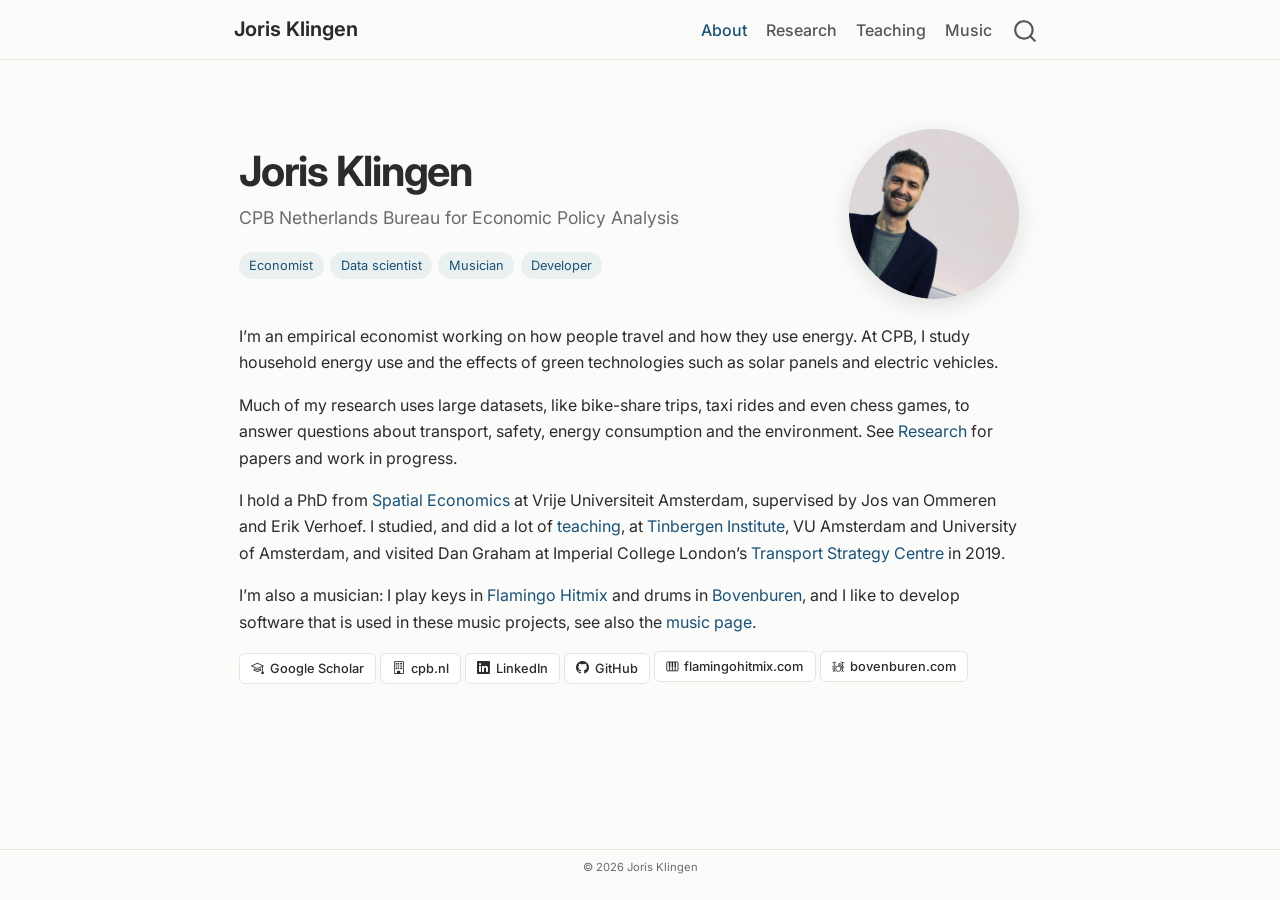
<file: index.html>
<!DOCTYPE html>
<html xmlns="http://www.w3.org/1999/xhtml" lang="en" xml:lang="en"><head>

<meta charset="utf-8">
<meta name="generator" content="quarto-1.10.18">

<meta name="viewport" content="width=device-width, initial-scale=1.0, user-scalable=yes">


<title>Joris Klingen</title>
<style>
/* Default styles provided by pandoc.
** See https://pandoc.org/MANUAL.html#variables-for-html for config info.
*/
span.smallcaps{font-variant: small-caps;}
div.columns{display: flex; gap: 1.5em;}
div.column{flex: auto;}
@media screen {
div.columns{gap: min(4vw, 1.5em);}
div.column{overflow-x: auto;}
}
div.hanging-indent{margin-left: 1.5em; text-indent: -1.5em;}
ul.task-list{list-style: none;}
ul.task-list li input[type="checkbox"] {
  width: 0.8em;
  margin: 0 0.8em 0.2em -1em; /* quarto-specific, see https://github.com/quarto-dev/quarto-cli/issues/4556 */ 
  vertical-align: middle;
}
</style>


<script src="site_libs/quarto-nav/quarto-nav.js"></script>
<script src="site_libs/quarto-nav/headroom.min.js"></script>
<script src="site_libs/clipboard/clipboard.min.js"></script>
<script src="site_libs/quarto-search/autocomplete.umd.js"></script>
<script src="site_libs/quarto-search/fuse.min.js"></script>
<script src="site_libs/quarto-search/quarto-search.js"></script>
<meta name="quarto:offset" content="./">
<script src="site_libs/quarto-html/quarto.js" type="module"></script>
<script src="site_libs/quarto-html/tabsets/tabsets.js" type="module"></script>
<script src="site_libs/quarto-html/popper.min.js"></script>
<script src="site_libs/quarto-html/tippy.umd.min.js"></script>
<link href="site_libs/quarto-html/tippy.css" rel="stylesheet">
<link href="site_libs/quarto-html/quarto-syntax-highlighting-64a204ab8560d761af7679ceaba22944.css" rel="stylesheet" id="quarto-text-highlighting-styles">
<script src="site_libs/bootstrap/bootstrap.min.js"></script>
<link href="site_libs/bootstrap/bootstrap-icons.css" rel="stylesheet">
<link href="site_libs/bootstrap/bootstrap-58a821e5b208cc4f98c4ccc5c65442f1.min.css" rel="stylesheet" append-hash="true" id="quarto-bootstrap" data-mode="light">
<script id="quarto-search-options" type="application/json">{
  "location": "navbar",
  "copy-button": false,
  "collapse-after": 3,
  "panel-placement": "end",
  "type": "overlay",
  "limit": 50,
  "keyboard-shortcut": [
    "f",
    "/",
    "s"
  ],
  "show-item-context": false,
  "language": {
    "search-no-results-text": "No results",
    "search-matching-documents-text": "matching documents",
    "search-copy-link-title": "Copy link to search",
    "search-hide-matches-text": "Hide additional matches",
    "search-more-match-text": "more match in this document",
    "search-more-matches-text": "more matches in this document",
    "search-clear-button-title": "Clear",
    "search-text-placeholder": "",
    "search-detached-cancel-button-title": "Cancel",
    "search-submit-button-title": "Submit",
    "search-label": "Search"
  }
}</script>
<style>html{ scroll-behavior: smooth; }</style>


</head>

<body class="nav-fixed fullcontent quarto-light">

<div id="quarto-search-results"></div>
  <header id="quarto-header" class="headroom fixed-top">
    <nav class="navbar navbar-expand-lg " data-bs-theme="dark">
      <div class="navbar-container container-fluid">
      <div class="navbar-brand-container mx-auto">
    <a class="navbar-brand" href="./index.html">
    <span class="navbar-title">Joris Klingen</span>
    </a>
  </div>
            <div id="quarto-search" class="" title="Search"></div>
          <button class="navbar-toggler" type="button" data-bs-toggle="collapse" data-bs-target="#navbarCollapse" aria-controls="navbarCollapse" role="menu" aria-expanded="false" aria-label="Toggle navigation" onclick="if (window.quartoToggleHeadroom) { window.quartoToggleHeadroom(); }">
  <span class="navbar-toggler-icon"></span>
</button>
          <div class="collapse navbar-collapse" id="navbarCollapse">
            <ul class="navbar-nav navbar-nav-scroll ms-auto">
  <li class="nav-item">
    <a class="nav-link active" href="./index.html" aria-current="page"> 
<span class="menu-text">About</span></a>
  </li>  
  <li class="nav-item">
    <a class="nav-link" href="./research.html"> 
<span class="menu-text">Research</span></a>
  </li>  
  <li class="nav-item">
    <a class="nav-link" href="./teaching.html"> 
<span class="menu-text">Teaching</span></a>
  </li>  
  <li class="nav-item">
    <a class="nav-link" href="./music.html"> 
<span class="menu-text">Music</span></a>
  </li>  
</ul>
          </div> <!-- /navcollapse -->
            <div class="quarto-navbar-tools">
</div>
      </div> <!-- /container-fluid -->
    </nav>
</header>
<!-- content -->
<div id="quarto-content" class="quarto-container page-columns page-rows-contents page-layout-article page-navbar">
<!-- sidebar -->
<!-- margin-sidebar -->
    
<!-- main -->
<main class="content" id="quarto-document-content"><header id="title-block-header" class="quarto-title-block"></header>




<div class="hero hero-grid">
<div class="hero-text">
<p class="name">
Joris Klingen
</p>
<p class="role">
CPB Netherlands Bureau for Economic Policy Analysis
</p>
<div class="chips">
<p><span>Economist</span><span>Data scientist</span><span>Musician</span><span>Developer</span></p>
</div>
</div>
<p><img src="images/joris.png" class="portrait" alt="Portrait of Joris Klingen"></p>
</div>
<p>I’m an empirical economist working on how people travel and how they use energy. At CPB, I study household energy use and the effects of green technologies such as solar panels and electric vehicles.</p>
<p>Much of my research uses large datasets, like bike-share trips, taxi rides and even chess games, to answer questions about transport, safety, energy consumption and the environment. See <a href="./research.html">Research</a> for papers and work in progress.</p>
<p>I hold a PhD from <a href="https://spatialeconomics.nl/">Spatial Economics</a> at Vrije Universiteit Amsterdam, supervised by Jos van Ommeren and Erik Verhoef. I studied, and did a lot of <a href="./teaching.html">teaching</a>, at <a href="https://www.tinbergen.nl">Tinbergen Institute</a>, VU Amsterdam and University of Amsterdam, and visited Dan Graham at Imperial College London’s <a href="https://www.imperial.ac.uk/transport-engineering/transport-strategy-centre/">Transport Strategy Centre</a> in 2019.</p>
<p>I’m also a musician: I play keys in <a href="https://flamingohitmix.com">Flamingo Hitmix</a> and drums in <a href="https://bovenburen.com">Bovenburen</a>, and I like to develop software that is used in these music projects, see also the <a href="./music.html">music page</a>.</p>
<div class="link-row">
<p><a href="https://scholar.google.co.uk/citations?user=lJSOTXcAAAAJ"><i class="bi bi-mortarboard"></i> Google Scholar</a> <a href="https://www.cpb.nl/medewerker/joris-klingen"><i class="bi bi-building"></i> cpb.nl</a> <a href="https://www.linkedin.com/in/joris-klingen-79664717/"><i class="bi bi-linkedin"></i> LinkedIn</a> <a href="https://github.com/joris-klingen"><i class="bi bi-github"></i> GitHub</a> <a href="https://flamingohitmix.com"><svg class="icon" viewbox="0 0 16 16" width="1em" height="1em" aria-hidden="true"><rect x="1" y="2.5" width="14" height="11" rx="1" fill="none" stroke="currentColor" stroke-width="1.2"></rect><path d="M4.5 9v4.5M8 9v4.5M11.5 9v4.5" stroke="currentColor" stroke-width="1.2"></path><path d="M3.6 2.5h1.8V9H3.6zM7.1 2.5h1.8V9H7.1zM10.6 2.5h1.8V9h-1.8z" fill="currentColor"></path></svg> flamingohitmix.com</a> <a href="https://bovenburen.com"><svg class="icon" viewbox="0 0 24 24" width="1em" height="1em" fill="none" stroke="currentColor" stroke-width="1.5" stroke-linecap="round" stroke-linejoin="round" aria-hidden="true"><mask id="drumkit-mask"><rect width="24" height="24" fill="white" stroke="none"></rect><circle cx="12" cy="16.5" r="5.9" fill="black" stroke="none"></circle><rect x="3.1" y="0" width="2.2" height="24" fill="black" stroke="none"></rect><rect x="18.7" y="0" width="2.2" height="24" fill="black" stroke="none"></rect></mask><g mask="url(#drumkit-mask)"><rect x="2" y="11" width="5.6" height="8" rx="1"></rect><rect x="16.4" y="12" width="5.6" height="3" rx="1"></rect></g><circle cx="12" cy="16.5" r="5"></circle><rect x="12.6" y="7.2" width="4.6" height="3.4" rx="1"></rect><path d="M1.5 5.2 7 4.2M17 4.2l5.5 1M4.2 4.8v14.8M19.8 4.8v14.8M4.2 19.6l-1.6 2M4.2 19.6l1.6 2M19.8 19.6l-1.6 2M19.8 19.6l1.6 2"></path></svg> bovenburen.com</a></p>
</div>



</main> <!-- /main -->
<script id="quarto-html-after-body" type="application/javascript">
  window.document.addEventListener("DOMContentLoaded", function (event) {
    const isCodeAnnotation = (el) => {
      for (const clz of el.classList) {
        if (clz.startsWith('code-annotation-')) {                     
          return true;
        }
      }
      return false;
    }
    const onCopySuccess = function(e) {
      // button target
      const button = e.trigger;
      // don't keep focus
      button.blur();
      // flash "checked"
      button.classList.add('code-copy-button-checked');
      var currentTitle = button.getAttribute("title");
      button.setAttribute("title", "Copied!");
      let tooltip;
      if (window.bootstrap) {
        button.setAttribute("data-bs-toggle", "tooltip");
        button.setAttribute("data-bs-placement", "left");
        button.setAttribute("data-bs-title", "Copied!");
        tooltip = new bootstrap.Tooltip(button, 
          { trigger: "manual", 
            customClass: "code-copy-button-tooltip",
            offset: [0, -8]});
        tooltip.show();    
      }
      setTimeout(function() {
        if (tooltip) {
          tooltip.hide();
          button.removeAttribute("data-bs-title");
          button.removeAttribute("data-bs-toggle");
          button.removeAttribute("data-bs-placement");
        }
        button.setAttribute("title", currentTitle);
        button.classList.remove('code-copy-button-checked');
      }, 1000);
      // clear code selection
      e.clearSelection();
    }
    const getTextToCopy = function(trigger) {
      const outerScaffold = trigger.parentElement.cloneNode(true);
      const codeEl = outerScaffold.querySelector('code');
      for (const childEl of codeEl.children) {
        if (isCodeAnnotation(childEl)) {
          childEl.remove();
        }
      }
      return codeEl.innerText;
    }
    const clipboard = new window.ClipboardJS('.code-copy-button:not([data-in-quarto-modal])', {
      text: getTextToCopy
    });
    clipboard.on('success', onCopySuccess);
    if (window.document.getElementById('quarto-embedded-source-code-modal')) {
      const clipboardModal = new window.ClipboardJS('.code-copy-button[data-in-quarto-modal]', {
        text: getTextToCopy,
        container: window.document.getElementById('quarto-embedded-source-code-modal')
      });
      clipboardModal.on('success', onCopySuccess);
    }
      var localhostRegex = new RegExp(/^(?:http|https):\/\/localhost\:?[0-9]*\//);
      var mailtoRegex = new RegExp(/^mailto:/);
        var filterRegex = new RegExp("https:\/\/jorisklingen\.nl");
      var isInternal = (href) => {
          return filterRegex.test(href) || localhostRegex.test(href) || mailtoRegex.test(href);
      }
      // Inspect non-navigation links and adorn them if external
     var links = window.document.querySelectorAll('a[href]:not(.nav-link):not(.navbar-brand):not(.toc-action):not(.sidebar-link):not(.sidebar-item-toggle):not(.pagination-link):not(.no-external):not([aria-hidden]):not(.dropdown-item):not(.quarto-navigation-tool):not(.about-link)');
      for (var i=0; i<links.length; i++) {
        const link = links[i];
        if (!isInternal(link.href)) {
          // undo the damage that might have been done by quarto-nav.js in the case of
          // links that we want to consider external
          if (link.dataset.originalHref !== undefined) {
            link.href = link.dataset.originalHref;
          }
            // target, if specified
            link.setAttribute("target", "_blank");
            if (link.getAttribute("rel") === null) {
              link.setAttribute("rel", "noopener");
            }
        }
      }
    function tippyHover(el, contentFn, onTriggerFn, onUntriggerFn) {
      const config = {
        allowHTML: true,
        maxWidth: 500,
        delay: 100,
        arrow: false,
        appendTo: function(el) {
            return el.parentElement;
        },
        interactive: true,
        interactiveBorder: 10,
        theme: 'quarto',
        placement: 'bottom-start',
      };
      if (contentFn) {
        config.content = contentFn;
      }
      if (onTriggerFn) {
        config.onTrigger = onTriggerFn;
      }
      if (onUntriggerFn) {
        config.onUntrigger = onUntriggerFn;
      }
      window.tippy(el, config); 
    }
    const noterefs = window.document.querySelectorAll('a[role="doc-noteref"]');
    for (var i=0; i<noterefs.length; i++) {
      const ref = noterefs[i];
      tippyHover(ref, function() {
        // use id or data attribute instead here
        let href = ref.getAttribute('data-footnote-href') || ref.getAttribute('href');
        try { href = new URL(href).hash; } catch {}
        const id = href.replace(/^#\/?/, "");
        const note = window.document.getElementById(id);
        if (note) {
          return note.innerHTML;
        } else {
          return "";
        }
      });
    }
    const xrefs = window.document.querySelectorAll('a.quarto-xref');
    const processXRef = (id, note) => {
      // Strip column container classes
      const stripColumnClz = (el) => {
        el.classList.remove("page-full", "page-columns");
        if (el.children) {
          for (const child of el.children) {
            stripColumnClz(child);
          }
        }
      }
      stripColumnClz(note)
      if (id === null || id.startsWith('sec-')) {
        // Special case sections, only their first couple elements
        const container = document.createElement("div");
        if (note.children && note.children.length > 2) {
          container.appendChild(note.children[0].cloneNode(true));
          for (let i = 1; i < note.children.length; i++) {
            const child = note.children[i];
            if (child.tagName === "P" && child.innerText === "") {
              continue;
            } else {
              container.appendChild(child.cloneNode(true));
              break;
            }
          }
          if (window.Quarto?.typesetMath) {
            window.Quarto.typesetMath(container);
          }
          return container.innerHTML
        } else {
          if (window.Quarto?.typesetMath) {
            window.Quarto.typesetMath(note);
          }
          return note.innerHTML;
        }
      } else {
        // Remove any anchor links if they are present
        const anchorLink = note.querySelector('a.anchorjs-link');
        if (anchorLink) {
          anchorLink.remove();
        }
        if (window.Quarto?.typesetMath) {
          window.Quarto.typesetMath(note);
        }
        if (note.classList.contains("callout")) {
          return note.outerHTML;
        } else {
          return note.innerHTML;
        }
      }
    }
    for (var i=0; i<xrefs.length; i++) {
      const xref = xrefs[i];
      tippyHover(xref, undefined, function(instance) {
        instance.disable();
        let url = xref.getAttribute('href');
        let hash = undefined; 
        if (url.startsWith('#')) {
          hash = url;
        } else {
          try { hash = new URL(url).hash; } catch {}
        }
        if (hash) {
          const id = hash.replace(/^#\/?/, "");
          const note = window.document.getElementById(id);
          if (note !== null) {
            try {
              const html = processXRef(id, note.cloneNode(true));
              instance.setContent(html);
            } finally {
              instance.enable();
              instance.show();
            }
          } else {
            // See if we can fetch this
            fetch(url.split('#')[0])
            .then(res => res.text())
            .then(html => {
              const parser = new DOMParser();
              const htmlDoc = parser.parseFromString(html, "text/html");
              const note = htmlDoc.getElementById(id);
              if (note !== null) {
                const html = processXRef(id, note);
                instance.setContent(html);
              } 
            }).finally(() => {
              instance.enable();
              instance.show();
            });
          }
        } else {
          // See if we can fetch a full url (with no hash to target)
          // This is a special case and we should probably do some content thinning / targeting
          fetch(url)
          .then(res => res.text())
          .then(html => {
            const parser = new DOMParser();
            const htmlDoc = parser.parseFromString(html, "text/html");
            const note = htmlDoc.querySelector('main.content');
            if (note !== null) {
              // This should only happen for chapter cross references
              // (since there is no id in the URL)
              // remove the first header
              if (note.children.length > 0 && note.children[0].tagName === "HEADER") {
                note.children[0].remove();
              }
              const html = processXRef(null, note);
              instance.setContent(html);
            } 
          }).finally(() => {
            instance.enable();
            instance.show();
          });
        }
      }, function(instance) {
      });
    }
        let selectedAnnoteEl;
        const selectorForAnnotation = ( cell, annotation) => {
          let cellAttr = 'data-code-cell="' + cell + '"';
          let lineAttr = 'data-code-annotation="' +  annotation + '"';
          const selector = 'span[' + cellAttr + '][' + lineAttr + ']';
          return selector;
        }
        const selectCodeLines = (annoteEl) => {
          const doc = window.document;
          const targetCell = annoteEl.getAttribute("data-target-cell");
          const targetAnnotation = annoteEl.getAttribute("data-target-annotation");
          const annoteSpan = window.document.querySelector(selectorForAnnotation(targetCell, targetAnnotation));
          const lines = annoteSpan.getAttribute("data-code-lines").split(",");
          const lineIds = lines.map((line) => {
            return targetCell + "-" + line;
          })
          let top = null;
          let height = null;
          let parent = null;
          if (lineIds.length > 0) {
              //compute the position of the single el (top and bottom and make a div)
              const el = window.document.getElementById(lineIds[0]);
              top = el.offsetTop;
              height = el.offsetHeight;
              parent = el.parentElement.parentElement;
            if (lineIds.length > 1) {
              const lastEl = window.document.getElementById(lineIds[lineIds.length - 1]);
              const bottom = lastEl.offsetTop + lastEl.offsetHeight;
              height = bottom - top;
            }
            if (top !== null && height !== null && parent !== null) {
              // cook up a div (if necessary) and position it 
              let div = window.document.getElementById("code-annotation-line-highlight");
              if (div === null) {
                div = window.document.createElement("div");
                div.setAttribute("id", "code-annotation-line-highlight");
                div.style.position = 'absolute';
                parent.appendChild(div);
              }
              div.style.top = top - 2 + "px";
              div.style.height = height + 4 + "px";
              div.style.left = 0;
              let gutterDiv = window.document.getElementById("code-annotation-line-highlight-gutter");
              if (gutterDiv === null) {
                gutterDiv = window.document.createElement("div");
                gutterDiv.setAttribute("id", "code-annotation-line-highlight-gutter");
                gutterDiv.style.position = 'absolute';
                const codeCell = window.document.getElementById(targetCell);
                const gutter = codeCell.querySelector('.code-annotation-gutter');
                gutter.appendChild(gutterDiv);
              }
              gutterDiv.style.top = top - 2 + "px";
              gutterDiv.style.height = height + 4 + "px";
            }
            selectedAnnoteEl = annoteEl;
          }
        };
        const unselectCodeLines = () => {
          const elementsIds = ["code-annotation-line-highlight", "code-annotation-line-highlight-gutter"];
          elementsIds.forEach((elId) => {
            const div = window.document.getElementById(elId);
            if (div) {
              div.remove();
            }
          });
          selectedAnnoteEl = undefined;
        };
          // Handle positioning of the toggle
      window.addEventListener(
        "resize",
        throttle(() => {
          elRect = undefined;
          if (selectedAnnoteEl) {
            selectCodeLines(selectedAnnoteEl);
          }
        }, 10)
      );
      function throttle(fn, ms) {
      let throttle = false;
      let timer;
        return (...args) => {
          if(!throttle) { // first call gets through
              fn.apply(this, args);
              throttle = true;
          } else { // all the others get throttled
              if(timer) clearTimeout(timer); // cancel #2
              timer = setTimeout(() => {
                fn.apply(this, args);
                timer = throttle = false;
              }, ms);
          }
        };
      }
        // Attach click handler to the DT
        const annoteDls = window.document.querySelectorAll('dt[data-target-cell]');
        for (const annoteDlNode of annoteDls) {
          annoteDlNode.addEventListener('click', (event) => {
            const clickedEl = event.target;
            if (clickedEl !== selectedAnnoteEl) {
              unselectCodeLines();
              const activeEl = window.document.querySelector('dt[data-target-cell].code-annotation-active');
              if (activeEl) {
                activeEl.classList.remove('code-annotation-active');
              }
              selectCodeLines(clickedEl);
              clickedEl.classList.add('code-annotation-active');
            } else {
              // Unselect the line
              unselectCodeLines();
              clickedEl.classList.remove('code-annotation-active');
            }
          });
        }
    const findCites = (el) => {
      const parentEl = el.parentElement;
      if (parentEl) {
        const cites = parentEl.dataset.cites;
        if (cites) {
          return {
            el,
            cites: cites.split(' ')
          };
        } else {
          return findCites(el.parentElement)
        }
      } else {
        return undefined;
      }
    };
    var bibliorefs = window.document.querySelectorAll('a[role="doc-biblioref"]');
    for (var i=0; i<bibliorefs.length; i++) {
      const ref = bibliorefs[i];
      const citeInfo = findCites(ref);
      if (citeInfo) {
        tippyHover(citeInfo.el, function() {
          var popup = window.document.createElement('div');
          citeInfo.cites.forEach(function(cite) {
            var citeDiv = window.document.createElement('div');
            citeDiv.classList.add('hanging-indent');
            citeDiv.classList.add('csl-entry');
            var biblioDiv = window.document.getElementById('ref-' + cite);
            if (biblioDiv) {
              citeDiv.innerHTML = biblioDiv.innerHTML;
            }
            popup.appendChild(citeDiv);
          });
          return popup.innerHTML;
        });
      }
    }
  });
  </script>
</div> <!-- /content -->
<footer class="footer">
  <div class="nav-footer">
    <div class="nav-footer-left">
      &nbsp;
    </div>   
    <div class="nav-footer-center">
<p>© 2026 Joris Klingen</p>
</div>
    <div class="nav-footer-right">
      &nbsp;
    </div>
  </div>
</footer>




<script src="site_libs/quarto-html/zenscroll-min.js"></script>
</body></html>
</file>
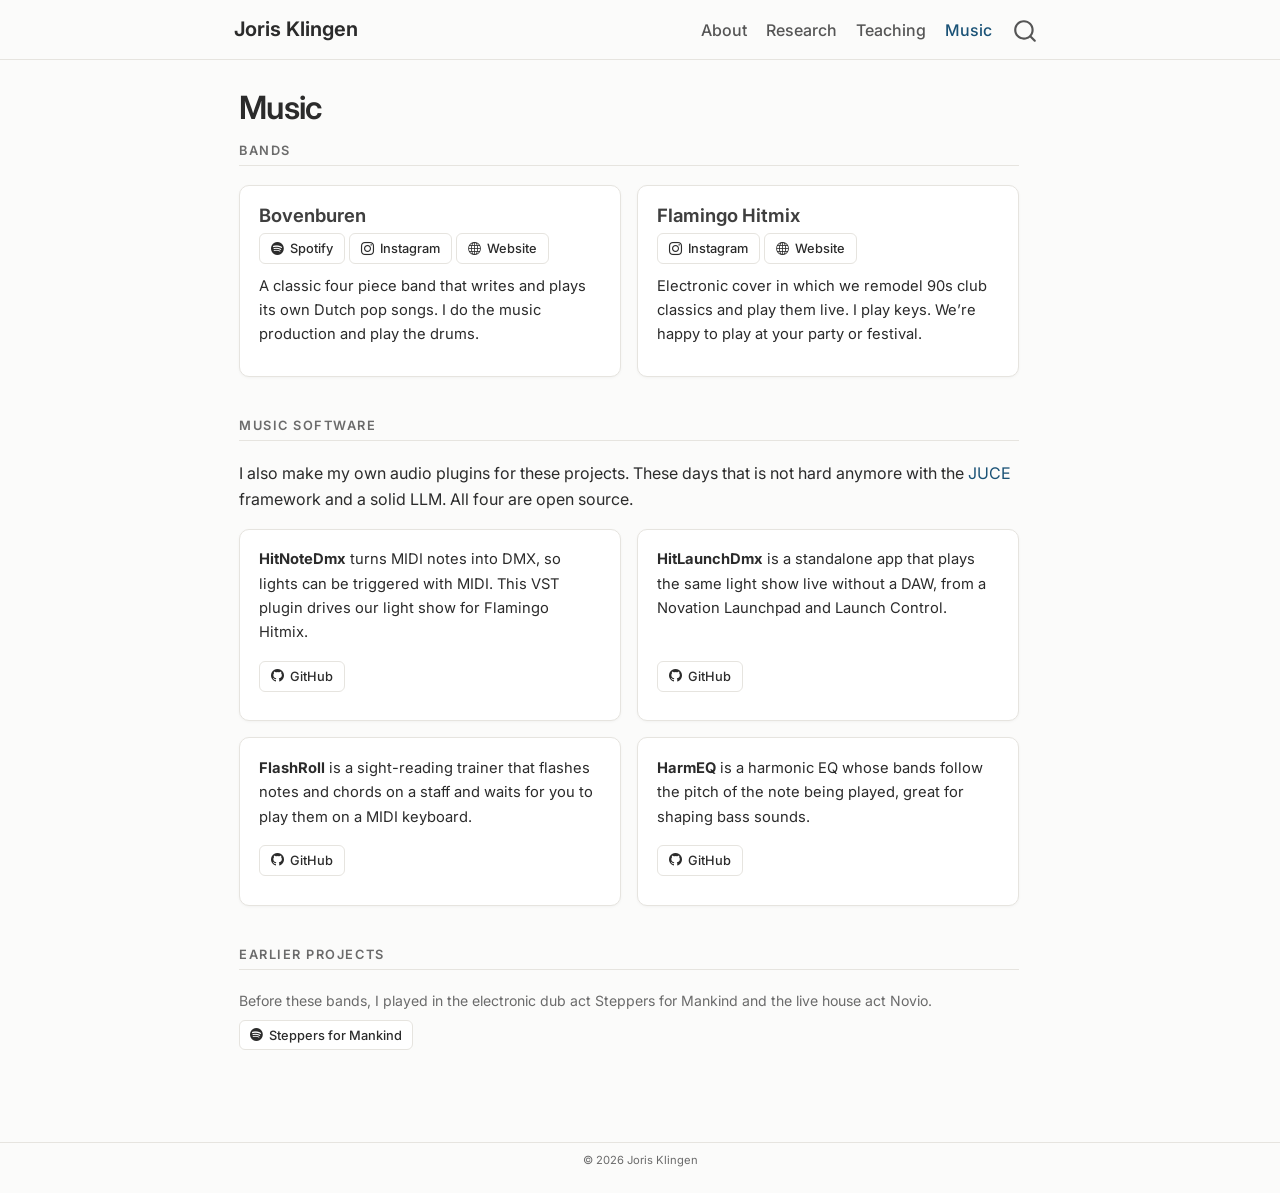
<file: music.html>
<!DOCTYPE html>
<html xmlns="http://www.w3.org/1999/xhtml" lang="en" xml:lang="en"><head>

<meta charset="utf-8">
<meta name="generator" content="quarto-1.10.18">

<meta name="viewport" content="width=device-width, initial-scale=1.0, user-scalable=yes">


<title>Music – Joris Klingen</title>
<style>
/* Default styles provided by pandoc.
** See https://pandoc.org/MANUAL.html#variables-for-html for config info.
*/
span.smallcaps{font-variant: small-caps;}
div.columns{display: flex; gap: 1.5em;}
div.column{flex: auto;}
@media screen {
div.columns{gap: min(4vw, 1.5em);}
div.column{overflow-x: auto;}
}
div.hanging-indent{margin-left: 1.5em; text-indent: -1.5em;}
ul.task-list{list-style: none;}
ul.task-list li input[type="checkbox"] {
  width: 0.8em;
  margin: 0 0.8em 0.2em -1em; /* quarto-specific, see https://github.com/quarto-dev/quarto-cli/issues/4556 */ 
  vertical-align: middle;
}
</style>


<script src="site_libs/quarto-nav/quarto-nav.js"></script>
<script src="site_libs/quarto-nav/headroom.min.js"></script>
<script src="site_libs/clipboard/clipboard.min.js"></script>
<script src="site_libs/quarto-search/autocomplete.umd.js"></script>
<script src="site_libs/quarto-search/fuse.min.js"></script>
<script src="site_libs/quarto-search/quarto-search.js"></script>
<meta name="quarto:offset" content="./">
<script src="site_libs/quarto-html/quarto.js" type="module"></script>
<script src="site_libs/quarto-html/tabsets/tabsets.js" type="module"></script>
<script src="site_libs/quarto-html/popper.min.js"></script>
<script src="site_libs/quarto-html/tippy.umd.min.js"></script>
<link href="site_libs/quarto-html/tippy.css" rel="stylesheet">
<link href="site_libs/quarto-html/quarto-syntax-highlighting-64a204ab8560d761af7679ceaba22944.css" rel="stylesheet" id="quarto-text-highlighting-styles">
<script src="site_libs/bootstrap/bootstrap.min.js"></script>
<link href="site_libs/bootstrap/bootstrap-icons.css" rel="stylesheet">
<link href="site_libs/bootstrap/bootstrap-58a821e5b208cc4f98c4ccc5c65442f1.min.css" rel="stylesheet" append-hash="true" id="quarto-bootstrap" data-mode="light">
<script id="quarto-search-options" type="application/json">{
  "location": "navbar",
  "copy-button": false,
  "collapse-after": 3,
  "panel-placement": "end",
  "type": "overlay",
  "limit": 50,
  "keyboard-shortcut": [
    "f",
    "/",
    "s"
  ],
  "show-item-context": false,
  "language": {
    "search-no-results-text": "No results",
    "search-matching-documents-text": "matching documents",
    "search-copy-link-title": "Copy link to search",
    "search-hide-matches-text": "Hide additional matches",
    "search-more-match-text": "more match in this document",
    "search-more-matches-text": "more matches in this document",
    "search-clear-button-title": "Clear",
    "search-text-placeholder": "",
    "search-detached-cancel-button-title": "Cancel",
    "search-submit-button-title": "Submit",
    "search-label": "Search"
  }
}</script>
<style>html{ scroll-behavior: smooth; }</style>


</head>

<body class="nav-fixed fullcontent quarto-light">

<div id="quarto-search-results"></div>
  <header id="quarto-header" class="headroom fixed-top">
    <nav class="navbar navbar-expand-lg " data-bs-theme="dark">
      <div class="navbar-container container-fluid">
      <div class="navbar-brand-container mx-auto">
    <a class="navbar-brand" href="./index.html">
    <span class="navbar-title">Joris Klingen</span>
    </a>
  </div>
            <div id="quarto-search" class="" title="Search"></div>
          <button class="navbar-toggler" type="button" data-bs-toggle="collapse" data-bs-target="#navbarCollapse" aria-controls="navbarCollapse" role="menu" aria-expanded="false" aria-label="Toggle navigation" onclick="if (window.quartoToggleHeadroom) { window.quartoToggleHeadroom(); }">
  <span class="navbar-toggler-icon"></span>
</button>
          <div class="collapse navbar-collapse" id="navbarCollapse">
            <ul class="navbar-nav navbar-nav-scroll ms-auto">
  <li class="nav-item">
    <a class="nav-link" href="./index.html"> 
<span class="menu-text">About</span></a>
  </li>  
  <li class="nav-item">
    <a class="nav-link" href="./research.html"> 
<span class="menu-text">Research</span></a>
  </li>  
  <li class="nav-item">
    <a class="nav-link" href="./teaching.html"> 
<span class="menu-text">Teaching</span></a>
  </li>  
  <li class="nav-item">
    <a class="nav-link active" href="./music.html" aria-current="page"> 
<span class="menu-text">Music</span></a>
  </li>  
</ul>
          </div> <!-- /navcollapse -->
            <div class="quarto-navbar-tools">
</div>
      </div> <!-- /container-fluid -->
    </nav>
</header>
<!-- content -->
<div id="quarto-content" class="quarto-container page-columns page-rows-contents page-layout-article page-navbar">
<!-- sidebar -->
<!-- margin-sidebar -->
    
<!-- main -->
<main class="content" id="quarto-document-content">

<header id="title-block-header" class="quarto-title-block default">
<div class="quarto-title">
<h1 class="title">Music</h1>
</div>



<div class="quarto-title-meta">

    
  
    
  </div>
  


</header>


<section id="bands" class="level2">
<h2 data-anchor-id="bands">Bands</h2>
<div class="card-grid">
<section id="bovenburen" class="level3 music-card band-card">
<h3 data-anchor-id="bovenburen">Bovenburen</h3>
<div class="link-row">
<p><a href="https://open.spotify.com/artist/7HjgUEerLzE2qboXJXfBJj"><i class="bi bi-spotify"></i> Spotify</a> <a href="https://www.instagram.com/bovenburen/"><i class="bi bi-instagram"></i> Instagram</a> <a href="https://bovenburen.com"><i class="bi bi-globe"></i> Website</a></p>
</div>
<p>A classic four piece band that writes and plays its own Dutch pop songs. I do the music production and play the drums.</p>
</section>
<section id="flamingo-hitmix" class="level3 music-card band-card">
<h3 data-anchor-id="flamingo-hitmix">Flamingo Hitmix</h3>
<div class="link-row">
<p><a href="https://www.instagram.com/flamingohitmix/"><i class="bi bi-instagram"></i> Instagram</a> <a href="https://flamingohitmix.com"><i class="bi bi-globe"></i> Website</a></p>
</div>
<p>Electronic cover in which we remodel 90s club classics and play them live. I play keys. We’re happy to play at your party or festival.</p>
</section>
</div>
</section>
<section id="music-software" class="level2">
<h2 data-anchor-id="music-software">Music software</h2>
<p>I also make my own audio plugins for these projects. These days that is not hard anymore with the <a href="https://juce.com">JUCE</a> framework and a solid LLM. All four are open source.</p>
<div class="card-grid">
<div class="music-card">
<p><strong>HitNoteDmx</strong> turns MIDI notes into DMX, so lights can be triggered with MIDI. This VST plugin drives our light show for Flamingo Hitmix.</p>
<div class="link-row">
<p><a href="https://github.com/joris-klingen/hitnotedmx"><i class="bi bi-github"></i> GitHub</a></p>
</div>
</div>
<div class="music-card">
<p><strong>HitLaunchDmx</strong> is a standalone app that plays the same light show live without a DAW, from a Novation Launchpad and Launch Control.</p>
<div class="link-row">
<p><a href="https://github.com/joris-klingen/hitlaunchdmx"><i class="bi bi-github"></i> GitHub</a></p>
</div>
</div>
<div class="music-card">
<p><strong>FlashRoll</strong> is a sight-reading trainer that flashes notes and chords on a staff and waits for you to play them on a MIDI keyboard.</p>
<div class="link-row">
<p><a href="https://github.com/joris-klingen/flashroll"><i class="bi bi-github"></i> GitHub</a></p>
</div>
</div>
<div class="music-card">
<p><strong>HarmEQ</strong> is a harmonic EQ whose bands follow the pitch of the note being played, great for shaping bass sounds.</p>
<div class="link-row">
<p><a href="https://github.com/joris-klingen/harmeq"><i class="bi bi-github"></i> GitHub</a></p>
</div>
</div>
</div>
</section>
<section id="earlier-projects" class="level2">
<h2 data-anchor-id="earlier-projects">Earlier projects</h2>
<div class="music-earlier">
<p>Before these bands, I played in the electronic dub act Steppers for Mankind and the live house act Novio. <a href="https://open.spotify.com/search/steppers%20for%20mankind"><i class="bi bi-spotify"></i> Steppers for Mankind</a></p>
</div>


</section>

</main> <!-- /main -->
<script id="quarto-html-after-body" type="application/javascript">
  window.document.addEventListener("DOMContentLoaded", function (event) {
    const isCodeAnnotation = (el) => {
      for (const clz of el.classList) {
        if (clz.startsWith('code-annotation-')) {                     
          return true;
        }
      }
      return false;
    }
    const onCopySuccess = function(e) {
      // button target
      const button = e.trigger;
      // don't keep focus
      button.blur();
      // flash "checked"
      button.classList.add('code-copy-button-checked');
      var currentTitle = button.getAttribute("title");
      button.setAttribute("title", "Copied!");
      let tooltip;
      if (window.bootstrap) {
        button.setAttribute("data-bs-toggle", "tooltip");
        button.setAttribute("data-bs-placement", "left");
        button.setAttribute("data-bs-title", "Copied!");
        tooltip = new bootstrap.Tooltip(button, 
          { trigger: "manual", 
            customClass: "code-copy-button-tooltip",
            offset: [0, -8]});
        tooltip.show();    
      }
      setTimeout(function() {
        if (tooltip) {
          tooltip.hide();
          button.removeAttribute("data-bs-title");
          button.removeAttribute("data-bs-toggle");
          button.removeAttribute("data-bs-placement");
        }
        button.setAttribute("title", currentTitle);
        button.classList.remove('code-copy-button-checked');
      }, 1000);
      // clear code selection
      e.clearSelection();
    }
    const getTextToCopy = function(trigger) {
      const outerScaffold = trigger.parentElement.cloneNode(true);
      const codeEl = outerScaffold.querySelector('code');
      for (const childEl of codeEl.children) {
        if (isCodeAnnotation(childEl)) {
          childEl.remove();
        }
      }
      return codeEl.innerText;
    }
    const clipboard = new window.ClipboardJS('.code-copy-button:not([data-in-quarto-modal])', {
      text: getTextToCopy
    });
    clipboard.on('success', onCopySuccess);
    if (window.document.getElementById('quarto-embedded-source-code-modal')) {
      const clipboardModal = new window.ClipboardJS('.code-copy-button[data-in-quarto-modal]', {
        text: getTextToCopy,
        container: window.document.getElementById('quarto-embedded-source-code-modal')
      });
      clipboardModal.on('success', onCopySuccess);
    }
      var localhostRegex = new RegExp(/^(?:http|https):\/\/localhost\:?[0-9]*\//);
      var mailtoRegex = new RegExp(/^mailto:/);
        var filterRegex = new RegExp("https:\/\/jorisklingen\.nl");
      var isInternal = (href) => {
          return filterRegex.test(href) || localhostRegex.test(href) || mailtoRegex.test(href);
      }
      // Inspect non-navigation links and adorn them if external
     var links = window.document.querySelectorAll('a[href]:not(.nav-link):not(.navbar-brand):not(.toc-action):not(.sidebar-link):not(.sidebar-item-toggle):not(.pagination-link):not(.no-external):not([aria-hidden]):not(.dropdown-item):not(.quarto-navigation-tool):not(.about-link)');
      for (var i=0; i<links.length; i++) {
        const link = links[i];
        if (!isInternal(link.href)) {
          // undo the damage that might have been done by quarto-nav.js in the case of
          // links that we want to consider external
          if (link.dataset.originalHref !== undefined) {
            link.href = link.dataset.originalHref;
          }
            // target, if specified
            link.setAttribute("target", "_blank");
            if (link.getAttribute("rel") === null) {
              link.setAttribute("rel", "noopener");
            }
        }
      }
    function tippyHover(el, contentFn, onTriggerFn, onUntriggerFn) {
      const config = {
        allowHTML: true,
        maxWidth: 500,
        delay: 100,
        arrow: false,
        appendTo: function(el) {
            return el.parentElement;
        },
        interactive: true,
        interactiveBorder: 10,
        theme: 'quarto',
        placement: 'bottom-start',
      };
      if (contentFn) {
        config.content = contentFn;
      }
      if (onTriggerFn) {
        config.onTrigger = onTriggerFn;
      }
      if (onUntriggerFn) {
        config.onUntrigger = onUntriggerFn;
      }
      window.tippy(el, config); 
    }
    const noterefs = window.document.querySelectorAll('a[role="doc-noteref"]');
    for (var i=0; i<noterefs.length; i++) {
      const ref = noterefs[i];
      tippyHover(ref, function() {
        // use id or data attribute instead here
        let href = ref.getAttribute('data-footnote-href') || ref.getAttribute('href');
        try { href = new URL(href).hash; } catch {}
        const id = href.replace(/^#\/?/, "");
        const note = window.document.getElementById(id);
        if (note) {
          return note.innerHTML;
        } else {
          return "";
        }
      });
    }
    const xrefs = window.document.querySelectorAll('a.quarto-xref');
    const processXRef = (id, note) => {
      // Strip column container classes
      const stripColumnClz = (el) => {
        el.classList.remove("page-full", "page-columns");
        if (el.children) {
          for (const child of el.children) {
            stripColumnClz(child);
          }
        }
      }
      stripColumnClz(note)
      if (id === null || id.startsWith('sec-')) {
        // Special case sections, only their first couple elements
        const container = document.createElement("div");
        if (note.children && note.children.length > 2) {
          container.appendChild(note.children[0].cloneNode(true));
          for (let i = 1; i < note.children.length; i++) {
            const child = note.children[i];
            if (child.tagName === "P" && child.innerText === "") {
              continue;
            } else {
              container.appendChild(child.cloneNode(true));
              break;
            }
          }
          if (window.Quarto?.typesetMath) {
            window.Quarto.typesetMath(container);
          }
          return container.innerHTML
        } else {
          if (window.Quarto?.typesetMath) {
            window.Quarto.typesetMath(note);
          }
          return note.innerHTML;
        }
      } else {
        // Remove any anchor links if they are present
        const anchorLink = note.querySelector('a.anchorjs-link');
        if (anchorLink) {
          anchorLink.remove();
        }
        if (window.Quarto?.typesetMath) {
          window.Quarto.typesetMath(note);
        }
        if (note.classList.contains("callout")) {
          return note.outerHTML;
        } else {
          return note.innerHTML;
        }
      }
    }
    for (var i=0; i<xrefs.length; i++) {
      const xref = xrefs[i];
      tippyHover(xref, undefined, function(instance) {
        instance.disable();
        let url = xref.getAttribute('href');
        let hash = undefined; 
        if (url.startsWith('#')) {
          hash = url;
        } else {
          try { hash = new URL(url).hash; } catch {}
        }
        if (hash) {
          const id = hash.replace(/^#\/?/, "");
          const note = window.document.getElementById(id);
          if (note !== null) {
            try {
              const html = processXRef(id, note.cloneNode(true));
              instance.setContent(html);
            } finally {
              instance.enable();
              instance.show();
            }
          } else {
            // See if we can fetch this
            fetch(url.split('#')[0])
            .then(res => res.text())
            .then(html => {
              const parser = new DOMParser();
              const htmlDoc = parser.parseFromString(html, "text/html");
              const note = htmlDoc.getElementById(id);
              if (note !== null) {
                const html = processXRef(id, note);
                instance.setContent(html);
              } 
            }).finally(() => {
              instance.enable();
              instance.show();
            });
          }
        } else {
          // See if we can fetch a full url (with no hash to target)
          // This is a special case and we should probably do some content thinning / targeting
          fetch(url)
          .then(res => res.text())
          .then(html => {
            const parser = new DOMParser();
            const htmlDoc = parser.parseFromString(html, "text/html");
            const note = htmlDoc.querySelector('main.content');
            if (note !== null) {
              // This should only happen for chapter cross references
              // (since there is no id in the URL)
              // remove the first header
              if (note.children.length > 0 && note.children[0].tagName === "HEADER") {
                note.children[0].remove();
              }
              const html = processXRef(null, note);
              instance.setContent(html);
            } 
          }).finally(() => {
            instance.enable();
            instance.show();
          });
        }
      }, function(instance) {
      });
    }
        let selectedAnnoteEl;
        const selectorForAnnotation = ( cell, annotation) => {
          let cellAttr = 'data-code-cell="' + cell + '"';
          let lineAttr = 'data-code-annotation="' +  annotation + '"';
          const selector = 'span[' + cellAttr + '][' + lineAttr + ']';
          return selector;
        }
        const selectCodeLines = (annoteEl) => {
          const doc = window.document;
          const targetCell = annoteEl.getAttribute("data-target-cell");
          const targetAnnotation = annoteEl.getAttribute("data-target-annotation");
          const annoteSpan = window.document.querySelector(selectorForAnnotation(targetCell, targetAnnotation));
          const lines = annoteSpan.getAttribute("data-code-lines").split(",");
          const lineIds = lines.map((line) => {
            return targetCell + "-" + line;
          })
          let top = null;
          let height = null;
          let parent = null;
          if (lineIds.length > 0) {
              //compute the position of the single el (top and bottom and make a div)
              const el = window.document.getElementById(lineIds[0]);
              top = el.offsetTop;
              height = el.offsetHeight;
              parent = el.parentElement.parentElement;
            if (lineIds.length > 1) {
              const lastEl = window.document.getElementById(lineIds[lineIds.length - 1]);
              const bottom = lastEl.offsetTop + lastEl.offsetHeight;
              height = bottom - top;
            }
            if (top !== null && height !== null && parent !== null) {
              // cook up a div (if necessary) and position it 
              let div = window.document.getElementById("code-annotation-line-highlight");
              if (div === null) {
                div = window.document.createElement("div");
                div.setAttribute("id", "code-annotation-line-highlight");
                div.style.position = 'absolute';
                parent.appendChild(div);
              }
              div.style.top = top - 2 + "px";
              div.style.height = height + 4 + "px";
              div.style.left = 0;
              let gutterDiv = window.document.getElementById("code-annotation-line-highlight-gutter");
              if (gutterDiv === null) {
                gutterDiv = window.document.createElement("div");
                gutterDiv.setAttribute("id", "code-annotation-line-highlight-gutter");
                gutterDiv.style.position = 'absolute';
                const codeCell = window.document.getElementById(targetCell);
                const gutter = codeCell.querySelector('.code-annotation-gutter');
                gutter.appendChild(gutterDiv);
              }
              gutterDiv.style.top = top - 2 + "px";
              gutterDiv.style.height = height + 4 + "px";
            }
            selectedAnnoteEl = annoteEl;
          }
        };
        const unselectCodeLines = () => {
          const elementsIds = ["code-annotation-line-highlight", "code-annotation-line-highlight-gutter"];
          elementsIds.forEach((elId) => {
            const div = window.document.getElementById(elId);
            if (div) {
              div.remove();
            }
          });
          selectedAnnoteEl = undefined;
        };
          // Handle positioning of the toggle
      window.addEventListener(
        "resize",
        throttle(() => {
          elRect = undefined;
          if (selectedAnnoteEl) {
            selectCodeLines(selectedAnnoteEl);
          }
        }, 10)
      );
      function throttle(fn, ms) {
      let throttle = false;
      let timer;
        return (...args) => {
          if(!throttle) { // first call gets through
              fn.apply(this, args);
              throttle = true;
          } else { // all the others get throttled
              if(timer) clearTimeout(timer); // cancel #2
              timer = setTimeout(() => {
                fn.apply(this, args);
                timer = throttle = false;
              }, ms);
          }
        };
      }
        // Attach click handler to the DT
        const annoteDls = window.document.querySelectorAll('dt[data-target-cell]');
        for (const annoteDlNode of annoteDls) {
          annoteDlNode.addEventListener('click', (event) => {
            const clickedEl = event.target;
            if (clickedEl !== selectedAnnoteEl) {
              unselectCodeLines();
              const activeEl = window.document.querySelector('dt[data-target-cell].code-annotation-active');
              if (activeEl) {
                activeEl.classList.remove('code-annotation-active');
              }
              selectCodeLines(clickedEl);
              clickedEl.classList.add('code-annotation-active');
            } else {
              // Unselect the line
              unselectCodeLines();
              clickedEl.classList.remove('code-annotation-active');
            }
          });
        }
    const findCites = (el) => {
      const parentEl = el.parentElement;
      if (parentEl) {
        const cites = parentEl.dataset.cites;
        if (cites) {
          return {
            el,
            cites: cites.split(' ')
          };
        } else {
          return findCites(el.parentElement)
        }
      } else {
        return undefined;
      }
    };
    var bibliorefs = window.document.querySelectorAll('a[role="doc-biblioref"]');
    for (var i=0; i<bibliorefs.length; i++) {
      const ref = bibliorefs[i];
      const citeInfo = findCites(ref);
      if (citeInfo) {
        tippyHover(citeInfo.el, function() {
          var popup = window.document.createElement('div');
          citeInfo.cites.forEach(function(cite) {
            var citeDiv = window.document.createElement('div');
            citeDiv.classList.add('hanging-indent');
            citeDiv.classList.add('csl-entry');
            var biblioDiv = window.document.getElementById('ref-' + cite);
            if (biblioDiv) {
              citeDiv.innerHTML = biblioDiv.innerHTML;
            }
            popup.appendChild(citeDiv);
          });
          return popup.innerHTML;
        });
      }
    }
  });
  </script>
</div> <!-- /content -->
<footer class="footer">
  <div class="nav-footer">
    <div class="nav-footer-left">
      &nbsp;
    </div>   
    <div class="nav-footer-center">
<p>© 2026 Joris Klingen</p>
</div>
    <div class="nav-footer-right">
      &nbsp;
    </div>
  </div>
</footer>




<script src="site_libs/quarto-html/zenscroll-min.js"></script>
</body></html>
</file>
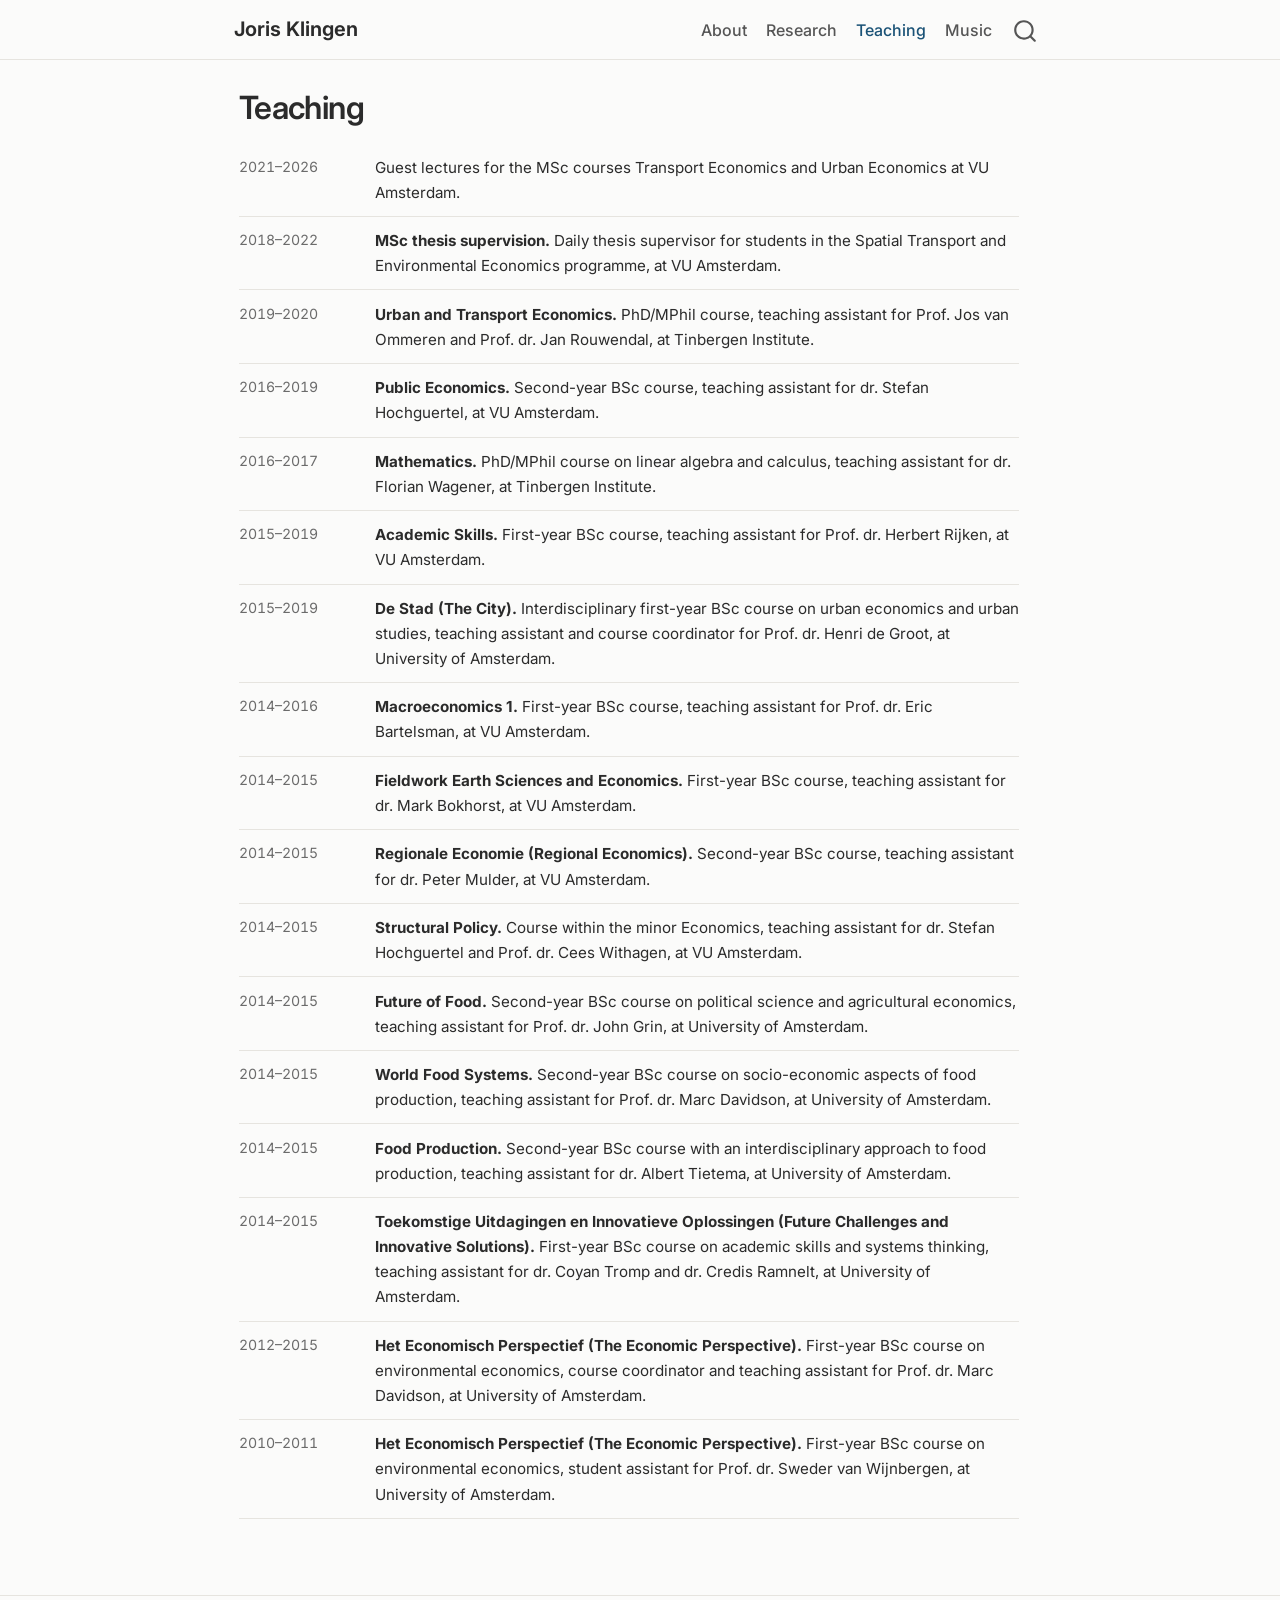
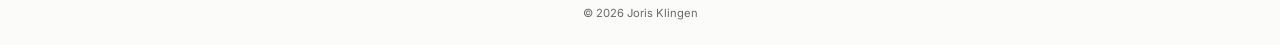
<file: teaching.html>
<!DOCTYPE html>
<html xmlns="http://www.w3.org/1999/xhtml" lang="en" xml:lang="en"><head>

<meta charset="utf-8">
<meta name="generator" content="quarto-1.10.18">

<meta name="viewport" content="width=device-width, initial-scale=1.0, user-scalable=yes">


<title>Teaching – Joris Klingen</title>
<style>
/* Default styles provided by pandoc.
** See https://pandoc.org/MANUAL.html#variables-for-html for config info.
*/
span.smallcaps{font-variant: small-caps;}
div.columns{display: flex; gap: 1.5em;}
div.column{flex: auto;}
@media screen {
div.columns{gap: min(4vw, 1.5em);}
div.column{overflow-x: auto;}
}
div.hanging-indent{margin-left: 1.5em; text-indent: -1.5em;}
ul.task-list{list-style: none;}
ul.task-list li input[type="checkbox"] {
  width: 0.8em;
  margin: 0 0.8em 0.2em -1em; /* quarto-specific, see https://github.com/quarto-dev/quarto-cli/issues/4556 */ 
  vertical-align: middle;
}
</style>


<script src="site_libs/quarto-nav/quarto-nav.js"></script>
<script src="site_libs/quarto-nav/headroom.min.js"></script>
<script src="site_libs/clipboard/clipboard.min.js"></script>
<script src="site_libs/quarto-search/autocomplete.umd.js"></script>
<script src="site_libs/quarto-search/fuse.min.js"></script>
<script src="site_libs/quarto-search/quarto-search.js"></script>
<meta name="quarto:offset" content="./">
<script src="site_libs/quarto-html/quarto.js" type="module"></script>
<script src="site_libs/quarto-html/tabsets/tabsets.js" type="module"></script>
<script src="site_libs/quarto-html/popper.min.js"></script>
<script src="site_libs/quarto-html/tippy.umd.min.js"></script>
<link href="site_libs/quarto-html/tippy.css" rel="stylesheet">
<link href="site_libs/quarto-html/quarto-syntax-highlighting-64a204ab8560d761af7679ceaba22944.css" rel="stylesheet" id="quarto-text-highlighting-styles">
<script src="site_libs/bootstrap/bootstrap.min.js"></script>
<link href="site_libs/bootstrap/bootstrap-icons.css" rel="stylesheet">
<link href="site_libs/bootstrap/bootstrap-58a821e5b208cc4f98c4ccc5c65442f1.min.css" rel="stylesheet" append-hash="true" id="quarto-bootstrap" data-mode="light">
<script id="quarto-search-options" type="application/json">{
  "location": "navbar",
  "copy-button": false,
  "collapse-after": 3,
  "panel-placement": "end",
  "type": "overlay",
  "limit": 50,
  "keyboard-shortcut": [
    "f",
    "/",
    "s"
  ],
  "show-item-context": false,
  "language": {
    "search-no-results-text": "No results",
    "search-matching-documents-text": "matching documents",
    "search-copy-link-title": "Copy link to search",
    "search-hide-matches-text": "Hide additional matches",
    "search-more-match-text": "more match in this document",
    "search-more-matches-text": "more matches in this document",
    "search-clear-button-title": "Clear",
    "search-text-placeholder": "",
    "search-detached-cancel-button-title": "Cancel",
    "search-submit-button-title": "Submit",
    "search-label": "Search"
  }
}</script>
<style>html{ scroll-behavior: smooth; }</style>


</head>

<body class="nav-fixed fullcontent quarto-light">

<div id="quarto-search-results"></div>
  <header id="quarto-header" class="headroom fixed-top">
    <nav class="navbar navbar-expand-lg " data-bs-theme="dark">
      <div class="navbar-container container-fluid">
      <div class="navbar-brand-container mx-auto">
    <a class="navbar-brand" href="./index.html">
    <span class="navbar-title">Joris Klingen</span>
    </a>
  </div>
            <div id="quarto-search" class="" title="Search"></div>
          <button class="navbar-toggler" type="button" data-bs-toggle="collapse" data-bs-target="#navbarCollapse" aria-controls="navbarCollapse" role="menu" aria-expanded="false" aria-label="Toggle navigation" onclick="if (window.quartoToggleHeadroom) { window.quartoToggleHeadroom(); }">
  <span class="navbar-toggler-icon"></span>
</button>
          <div class="collapse navbar-collapse" id="navbarCollapse">
            <ul class="navbar-nav navbar-nav-scroll ms-auto">
  <li class="nav-item">
    <a class="nav-link" href="./index.html"> 
<span class="menu-text">About</span></a>
  </li>  
  <li class="nav-item">
    <a class="nav-link" href="./research.html"> 
<span class="menu-text">Research</span></a>
  </li>  
  <li class="nav-item">
    <a class="nav-link active" href="./teaching.html" aria-current="page"> 
<span class="menu-text">Teaching</span></a>
  </li>  
  <li class="nav-item">
    <a class="nav-link" href="./music.html"> 
<span class="menu-text">Music</span></a>
  </li>  
</ul>
          </div> <!-- /navcollapse -->
            <div class="quarto-navbar-tools">
</div>
      </div> <!-- /container-fluid -->
    </nav>
</header>
<!-- content -->
<div id="quarto-content" class="quarto-container page-columns page-rows-contents page-layout-article page-navbar">
<!-- sidebar -->
<!-- margin-sidebar -->
    
<!-- main -->
<main class="content" id="quarto-document-content">

<header id="title-block-header" class="quarto-title-block default">
<div class="quarto-title">
<h1 class="title">Teaching</h1>
</div>



<div class="quarto-title-meta">

    
  
    
  </div>
  


</header>


<ul class="timeline">
  <li><span class="years">2021–2026</span><span class="what">Guest lectures for the MSc courses Transport Economics and Urban Economics at VU Amsterdam.</span></li>
  <li><span class="years">2018–2022</span><span class="what"><strong>MSc thesis supervision.</strong> Daily thesis supervisor for students in the Spatial Transport and Environmental Economics programme, at VU Amsterdam.</span></li>
  <li><span class="years">2019–2020</span><span class="what"><strong>Urban and Transport Economics.</strong> PhD/MPhil course, teaching assistant for Prof. Jos van Ommeren and Prof. dr. Jan Rouwendal, at Tinbergen Institute.</span></li>
  <li><span class="years">2016–2019</span><span class="what"><strong>Public Economics.</strong> Second-year BSc course, teaching assistant for dr. Stefan Hochguertel, at VU Amsterdam.</span></li>
  <li><span class="years">2016–2017</span><span class="what"><strong>Mathematics.</strong> PhD/MPhil course on linear algebra and calculus, teaching assistant for dr. Florian Wagener, at Tinbergen Institute.</span></li>
  <li><span class="years">2015–2019</span><span class="what"><strong>Academic Skills.</strong> First-year BSc course, teaching assistant for Prof. dr. Herbert Rijken, at VU Amsterdam.</span></li>
  <li><span class="years">2015–2019</span><span class="what"><strong>De Stad (The City).</strong> Interdisciplinary first-year BSc course on urban economics and urban studies, teaching assistant and course coordinator for Prof. dr. Henri de Groot, at University of Amsterdam.</span></li>
  <li><span class="years">2014–2016</span><span class="what"><strong>Macroeconomics 1.</strong> First-year BSc course, teaching assistant for Prof. dr. Eric Bartelsman, at VU Amsterdam.</span></li>
  <li><span class="years">2014–2015</span><span class="what"><strong>Fieldwork Earth Sciences and Economics.</strong> First-year BSc course, teaching assistant for dr. Mark Bokhorst, at VU Amsterdam.</span></li>
  <li><span class="years">2014–2015</span><span class="what"><strong>Regionale Economie (Regional Economics).</strong> Second-year BSc course, teaching assistant for dr. Peter Mulder, at VU Amsterdam.</span></li>
  <li><span class="years">2014–2015</span><span class="what"><strong>Structural Policy.</strong> Course within the minor Economics, teaching assistant for dr. Stefan Hochguertel and Prof. dr. Cees Withagen, at VU Amsterdam.</span></li>
  <li><span class="years">2014–2015</span><span class="what"><strong>Future of Food.</strong> Second-year BSc course on political science and agricultural economics, teaching assistant for Prof. dr. John Grin, at University of Amsterdam.</span></li>
  <li><span class="years">2014–2015</span><span class="what"><strong>World Food Systems.</strong> Second-year BSc course on socio-economic aspects of food production, teaching assistant for Prof. dr. Marc Davidson, at University of Amsterdam.</span></li>
  <li><span class="years">2014–2015</span><span class="what"><strong>Food Production.</strong> Second-year BSc course with an interdisciplinary approach to food production, teaching assistant for dr. Albert Tietema, at University of Amsterdam.</span></li>
  <li><span class="years">2014–2015</span><span class="what"><strong>Toekomstige Uitdagingen en Innovatieve Oplossingen (Future Challenges and Innovative Solutions).</strong> First-year BSc course on academic skills and systems thinking, teaching assistant for dr. Coyan Tromp and dr. Credis Ramnelt, at University of Amsterdam.</span></li>
  <li><span class="years">2012–2015</span><span class="what"><strong>Het Economisch Perspectief (The Economic Perspective).</strong> First-year BSc course on environmental economics, course coordinator and teaching assistant for Prof. dr. Marc Davidson, at University of Amsterdam.</span></li>
  <li><span class="years">2010–2011</span><span class="what"><strong>Het Economisch Perspectief (The Economic Perspective).</strong> First-year BSc course on environmental economics, student assistant for Prof. dr. Sweder van Wijnbergen, at University of Amsterdam.</span></li>
</ul>



</main> <!-- /main -->
<script id="quarto-html-after-body" type="application/javascript">
  window.document.addEventListener("DOMContentLoaded", function (event) {
    const isCodeAnnotation = (el) => {
      for (const clz of el.classList) {
        if (clz.startsWith('code-annotation-')) {                     
          return true;
        }
      }
      return false;
    }
    const onCopySuccess = function(e) {
      // button target
      const button = e.trigger;
      // don't keep focus
      button.blur();
      // flash "checked"
      button.classList.add('code-copy-button-checked');
      var currentTitle = button.getAttribute("title");
      button.setAttribute("title", "Copied!");
      let tooltip;
      if (window.bootstrap) {
        button.setAttribute("data-bs-toggle", "tooltip");
        button.setAttribute("data-bs-placement", "left");
        button.setAttribute("data-bs-title", "Copied!");
        tooltip = new bootstrap.Tooltip(button, 
          { trigger: "manual", 
            customClass: "code-copy-button-tooltip",
            offset: [0, -8]});
        tooltip.show();    
      }
      setTimeout(function() {
        if (tooltip) {
          tooltip.hide();
          button.removeAttribute("data-bs-title");
          button.removeAttribute("data-bs-toggle");
          button.removeAttribute("data-bs-placement");
        }
        button.setAttribute("title", currentTitle);
        button.classList.remove('code-copy-button-checked');
      }, 1000);
      // clear code selection
      e.clearSelection();
    }
    const getTextToCopy = function(trigger) {
      const outerScaffold = trigger.parentElement.cloneNode(true);
      const codeEl = outerScaffold.querySelector('code');
      for (const childEl of codeEl.children) {
        if (isCodeAnnotation(childEl)) {
          childEl.remove();
        }
      }
      return codeEl.innerText;
    }
    const clipboard = new window.ClipboardJS('.code-copy-button:not([data-in-quarto-modal])', {
      text: getTextToCopy
    });
    clipboard.on('success', onCopySuccess);
    if (window.document.getElementById('quarto-embedded-source-code-modal')) {
      const clipboardModal = new window.ClipboardJS('.code-copy-button[data-in-quarto-modal]', {
        text: getTextToCopy,
        container: window.document.getElementById('quarto-embedded-source-code-modal')
      });
      clipboardModal.on('success', onCopySuccess);
    }
      var localhostRegex = new RegExp(/^(?:http|https):\/\/localhost\:?[0-9]*\//);
      var mailtoRegex = new RegExp(/^mailto:/);
        var filterRegex = new RegExp("https:\/\/jorisklingen\.nl");
      var isInternal = (href) => {
          return filterRegex.test(href) || localhostRegex.test(href) || mailtoRegex.test(href);
      }
      // Inspect non-navigation links and adorn them if external
     var links = window.document.querySelectorAll('a[href]:not(.nav-link):not(.navbar-brand):not(.toc-action):not(.sidebar-link):not(.sidebar-item-toggle):not(.pagination-link):not(.no-external):not([aria-hidden]):not(.dropdown-item):not(.quarto-navigation-tool):not(.about-link)');
      for (var i=0; i<links.length; i++) {
        const link = links[i];
        if (!isInternal(link.href)) {
          // undo the damage that might have been done by quarto-nav.js in the case of
          // links that we want to consider external
          if (link.dataset.originalHref !== undefined) {
            link.href = link.dataset.originalHref;
          }
            // target, if specified
            link.setAttribute("target", "_blank");
            if (link.getAttribute("rel") === null) {
              link.setAttribute("rel", "noopener");
            }
        }
      }
    function tippyHover(el, contentFn, onTriggerFn, onUntriggerFn) {
      const config = {
        allowHTML: true,
        maxWidth: 500,
        delay: 100,
        arrow: false,
        appendTo: function(el) {
            return el.parentElement;
        },
        interactive: true,
        interactiveBorder: 10,
        theme: 'quarto',
        placement: 'bottom-start',
      };
      if (contentFn) {
        config.content = contentFn;
      }
      if (onTriggerFn) {
        config.onTrigger = onTriggerFn;
      }
      if (onUntriggerFn) {
        config.onUntrigger = onUntriggerFn;
      }
      window.tippy(el, config); 
    }
    const noterefs = window.document.querySelectorAll('a[role="doc-noteref"]');
    for (var i=0; i<noterefs.length; i++) {
      const ref = noterefs[i];
      tippyHover(ref, function() {
        // use id or data attribute instead here
        let href = ref.getAttribute('data-footnote-href') || ref.getAttribute('href');
        try { href = new URL(href).hash; } catch {}
        const id = href.replace(/^#\/?/, "");
        const note = window.document.getElementById(id);
        if (note) {
          return note.innerHTML;
        } else {
          return "";
        }
      });
    }
    const xrefs = window.document.querySelectorAll('a.quarto-xref');
    const processXRef = (id, note) => {
      // Strip column container classes
      const stripColumnClz = (el) => {
        el.classList.remove("page-full", "page-columns");
        if (el.children) {
          for (const child of el.children) {
            stripColumnClz(child);
          }
        }
      }
      stripColumnClz(note)
      if (id === null || id.startsWith('sec-')) {
        // Special case sections, only their first couple elements
        const container = document.createElement("div");
        if (note.children && note.children.length > 2) {
          container.appendChild(note.children[0].cloneNode(true));
          for (let i = 1; i < note.children.length; i++) {
            const child = note.children[i];
            if (child.tagName === "P" && child.innerText === "") {
              continue;
            } else {
              container.appendChild(child.cloneNode(true));
              break;
            }
          }
          if (window.Quarto?.typesetMath) {
            window.Quarto.typesetMath(container);
          }
          return container.innerHTML
        } else {
          if (window.Quarto?.typesetMath) {
            window.Quarto.typesetMath(note);
          }
          return note.innerHTML;
        }
      } else {
        // Remove any anchor links if they are present
        const anchorLink = note.querySelector('a.anchorjs-link');
        if (anchorLink) {
          anchorLink.remove();
        }
        if (window.Quarto?.typesetMath) {
          window.Quarto.typesetMath(note);
        }
        if (note.classList.contains("callout")) {
          return note.outerHTML;
        } else {
          return note.innerHTML;
        }
      }
    }
    for (var i=0; i<xrefs.length; i++) {
      const xref = xrefs[i];
      tippyHover(xref, undefined, function(instance) {
        instance.disable();
        let url = xref.getAttribute('href');
        let hash = undefined; 
        if (url.startsWith('#')) {
          hash = url;
        } else {
          try { hash = new URL(url).hash; } catch {}
        }
        if (hash) {
          const id = hash.replace(/^#\/?/, "");
          const note = window.document.getElementById(id);
          if (note !== null) {
            try {
              const html = processXRef(id, note.cloneNode(true));
              instance.setContent(html);
            } finally {
              instance.enable();
              instance.show();
            }
          } else {
            // See if we can fetch this
            fetch(url.split('#')[0])
            .then(res => res.text())
            .then(html => {
              const parser = new DOMParser();
              const htmlDoc = parser.parseFromString(html, "text/html");
              const note = htmlDoc.getElementById(id);
              if (note !== null) {
                const html = processXRef(id, note);
                instance.setContent(html);
              } 
            }).finally(() => {
              instance.enable();
              instance.show();
            });
          }
        } else {
          // See if we can fetch a full url (with no hash to target)
          // This is a special case and we should probably do some content thinning / targeting
          fetch(url)
          .then(res => res.text())
          .then(html => {
            const parser = new DOMParser();
            const htmlDoc = parser.parseFromString(html, "text/html");
            const note = htmlDoc.querySelector('main.content');
            if (note !== null) {
              // This should only happen for chapter cross references
              // (since there is no id in the URL)
              // remove the first header
              if (note.children.length > 0 && note.children[0].tagName === "HEADER") {
                note.children[0].remove();
              }
              const html = processXRef(null, note);
              instance.setContent(html);
            } 
          }).finally(() => {
            instance.enable();
            instance.show();
          });
        }
      }, function(instance) {
      });
    }
        let selectedAnnoteEl;
        const selectorForAnnotation = ( cell, annotation) => {
          let cellAttr = 'data-code-cell="' + cell + '"';
          let lineAttr = 'data-code-annotation="' +  annotation + '"';
          const selector = 'span[' + cellAttr + '][' + lineAttr + ']';
          return selector;
        }
        const selectCodeLines = (annoteEl) => {
          const doc = window.document;
          const targetCell = annoteEl.getAttribute("data-target-cell");
          const targetAnnotation = annoteEl.getAttribute("data-target-annotation");
          const annoteSpan = window.document.querySelector(selectorForAnnotation(targetCell, targetAnnotation));
          const lines = annoteSpan.getAttribute("data-code-lines").split(",");
          const lineIds = lines.map((line) => {
            return targetCell + "-" + line;
          })
          let top = null;
          let height = null;
          let parent = null;
          if (lineIds.length > 0) {
              //compute the position of the single el (top and bottom and make a div)
              const el = window.document.getElementById(lineIds[0]);
              top = el.offsetTop;
              height = el.offsetHeight;
              parent = el.parentElement.parentElement;
            if (lineIds.length > 1) {
              const lastEl = window.document.getElementById(lineIds[lineIds.length - 1]);
              const bottom = lastEl.offsetTop + lastEl.offsetHeight;
              height = bottom - top;
            }
            if (top !== null && height !== null && parent !== null) {
              // cook up a div (if necessary) and position it 
              let div = window.document.getElementById("code-annotation-line-highlight");
              if (div === null) {
                div = window.document.createElement("div");
                div.setAttribute("id", "code-annotation-line-highlight");
                div.style.position = 'absolute';
                parent.appendChild(div);
              }
              div.style.top = top - 2 + "px";
              div.style.height = height + 4 + "px";
              div.style.left = 0;
              let gutterDiv = window.document.getElementById("code-annotation-line-highlight-gutter");
              if (gutterDiv === null) {
                gutterDiv = window.document.createElement("div");
                gutterDiv.setAttribute("id", "code-annotation-line-highlight-gutter");
                gutterDiv.style.position = 'absolute';
                const codeCell = window.document.getElementById(targetCell);
                const gutter = codeCell.querySelector('.code-annotation-gutter');
                gutter.appendChild(gutterDiv);
              }
              gutterDiv.style.top = top - 2 + "px";
              gutterDiv.style.height = height + 4 + "px";
            }
            selectedAnnoteEl = annoteEl;
          }
        };
        const unselectCodeLines = () => {
          const elementsIds = ["code-annotation-line-highlight", "code-annotation-line-highlight-gutter"];
          elementsIds.forEach((elId) => {
            const div = window.document.getElementById(elId);
            if (div) {
              div.remove();
            }
          });
          selectedAnnoteEl = undefined;
        };
          // Handle positioning of the toggle
      window.addEventListener(
        "resize",
        throttle(() => {
          elRect = undefined;
          if (selectedAnnoteEl) {
            selectCodeLines(selectedAnnoteEl);
          }
        }, 10)
      );
      function throttle(fn, ms) {
      let throttle = false;
      let timer;
        return (...args) => {
          if(!throttle) { // first call gets through
              fn.apply(this, args);
              throttle = true;
          } else { // all the others get throttled
              if(timer) clearTimeout(timer); // cancel #2
              timer = setTimeout(() => {
                fn.apply(this, args);
                timer = throttle = false;
              }, ms);
          }
        };
      }
        // Attach click handler to the DT
        const annoteDls = window.document.querySelectorAll('dt[data-target-cell]');
        for (const annoteDlNode of annoteDls) {
          annoteDlNode.addEventListener('click', (event) => {
            const clickedEl = event.target;
            if (clickedEl !== selectedAnnoteEl) {
              unselectCodeLines();
              const activeEl = window.document.querySelector('dt[data-target-cell].code-annotation-active');
              if (activeEl) {
                activeEl.classList.remove('code-annotation-active');
              }
              selectCodeLines(clickedEl);
              clickedEl.classList.add('code-annotation-active');
            } else {
              // Unselect the line
              unselectCodeLines();
              clickedEl.classList.remove('code-annotation-active');
            }
          });
        }
    const findCites = (el) => {
      const parentEl = el.parentElement;
      if (parentEl) {
        const cites = parentEl.dataset.cites;
        if (cites) {
          return {
            el,
            cites: cites.split(' ')
          };
        } else {
          return findCites(el.parentElement)
        }
      } else {
        return undefined;
      }
    };
    var bibliorefs = window.document.querySelectorAll('a[role="doc-biblioref"]');
    for (var i=0; i<bibliorefs.length; i++) {
      const ref = bibliorefs[i];
      const citeInfo = findCites(ref);
      if (citeInfo) {
        tippyHover(citeInfo.el, function() {
          var popup = window.document.createElement('div');
          citeInfo.cites.forEach(function(cite) {
            var citeDiv = window.document.createElement('div');
            citeDiv.classList.add('hanging-indent');
            citeDiv.classList.add('csl-entry');
            var biblioDiv = window.document.getElementById('ref-' + cite);
            if (biblioDiv) {
              citeDiv.innerHTML = biblioDiv.innerHTML;
            }
            popup.appendChild(citeDiv);
          });
          return popup.innerHTML;
        });
      }
    }
  });
  </script>
</div> <!-- /content -->
<footer class="footer">
  <div class="nav-footer">
    <div class="nav-footer-left">
      &nbsp;
    </div>   
    <div class="nav-footer-center">
<p>© 2026 Joris Klingen</p>
</div>
    <div class="nav-footer-right">
      &nbsp;
    </div>
  </div>
</footer>




<script src="site_libs/quarto-html/zenscroll-min.js"></script>
</body></html>
</file>
<file: site_libs/quarto-html/tippy.css>
.tippy-box[data-animation=fade][data-state=hidden]{opacity:0}[data-tippy-root]{max-width:calc(100vw - 10px)}.tippy-box{position:relative;background-color:#333;color:#fff;border-radius:4px;font-size:14px;line-height:1.4;white-space:normal;outline:0;transition-property:transform,visibility,opacity}.tippy-box[data-placement^=top]>.tippy-arrow{bottom:0}.tippy-box[data-placement^=top]>.tippy-arrow:before{bottom:-7px;left:0;border-width:8px 8px 0;border-top-color:initial;transform-origin:center top}.tippy-box[data-placement^=bottom]>.tippy-arrow{top:0}.tippy-box[data-placement^=bottom]>.tippy-arrow:before{top:-7px;left:0;border-width:0 8px 8px;border-bottom-color:initial;transform-origin:center bottom}.tippy-box[data-placement^=left]>.tippy-arrow{right:0}.tippy-box[data-placement^=left]>.tippy-arrow:before{border-width:8px 0 8px 8px;border-left-color:initial;right:-7px;transform-origin:center left}.tippy-box[data-placement^=right]>.tippy-arrow{left:0}.tippy-box[data-placement^=right]>.tippy-arrow:before{left:-7px;border-width:8px 8px 8px 0;border-right-color:initial;transform-origin:center right}.tippy-box[data-inertia][data-state=visible]{transition-timing-function:cubic-bezier(.54,1.5,.38,1.11)}.tippy-arrow{width:16px;height:16px;color:#333}.tippy-arrow:before{content:"";position:absolute;border-color:transparent;border-style:solid}.tippy-content{position:relative;padding:5px 9px;z-index:1}
</file>
<file: site_libs/quarto-html/quarto-syntax-highlighting-64a204ab8560d761af7679ceaba22944.css>
/* quarto syntax highlight colors */
:root {
  --quarto-hl-ot-color: #003B4F;
  --quarto-hl-at-color: #657422;
  --quarto-hl-ss-color: #20794D;
  --quarto-hl-an-color: #5E5E5E;
  --quarto-hl-fu-color: #4758AB;
  --quarto-hl-st-color: #20794D;
  --quarto-hl-cf-color: #003B4F;
  --quarto-hl-op-color: #5E5E5E;
  --quarto-hl-er-color: #AD0000;
  --quarto-hl-bn-color: #AD0000;
  --quarto-hl-al-color: #AD0000;
  --quarto-hl-va-color: #111111;
  --quarto-hl-bu-color: inherit;
  --quarto-hl-ex-color: inherit;
  --quarto-hl-pp-color: #AD0000;
  --quarto-hl-in-color: #5E5E5E;
  --quarto-hl-vs-color: #20794D;
  --quarto-hl-wa-color: #5E5E5E;
  --quarto-hl-do-color: #5E5E5E;
  --quarto-hl-im-color: #00769E;
  --quarto-hl-ch-color: #20794D;
  --quarto-hl-dt-color: #AD0000;
  --quarto-hl-fl-color: #AD0000;
  --quarto-hl-co-color: #5E5E5E;
  --quarto-hl-cv-color: #5E5E5E;
  --quarto-hl-cn-color: #8f5902;
  --quarto-hl-sc-color: #5E5E5E;
  --quarto-hl-dv-color: #AD0000;
  --quarto-hl-kw-color: #003B4F;
}

/* other quarto variables */
:root {
  --quarto-font-monospace: SFMono-Regular, Menlo, Monaco, Consolas, "Liberation Mono", "Courier New", monospace;
}

/* syntax highlight based on Pandoc's rules */
pre > code.sourceCode > span {
  color: #003B4F;
}

code.sourceCode > span {
  color: #003B4F;
}

div.sourceCode,
div.sourceCode pre.sourceCode {
  color: #003B4F;
}

/* Normal */
code span {
  color: #003B4F;
}

/* Alert */
code span.al {
  color: #AD0000;
  font-style: inherit;
}

/* Annotation */
code span.an {
  color: #5E5E5E;
  font-style: inherit;
}

/* Attribute */
code span.at {
  color: #657422;
  font-style: inherit;
}

/* BaseN */
code span.bn {
  color: #AD0000;
  font-style: inherit;
}

/* BuiltIn */
code span.bu {
  font-style: inherit;
}

/* ControlFlow */
code span.cf {
  color: #003B4F;
  font-weight: bold;
  font-style: inherit;
}

/* Char */
code span.ch {
  color: #20794D;
  font-style: inherit;
}

/* Constant */
code span.cn {
  color: #8f5902;
  font-style: inherit;
}

/* Comment */
code span.co {
  color: #5E5E5E;
  font-style: inherit;
}

/* CommentVar */
code span.cv {
  color: #5E5E5E;
  font-style: italic;
}

/* Documentation */
code span.do {
  color: #5E5E5E;
  font-style: italic;
}

/* DataType */
code span.dt {
  color: #AD0000;
  font-style: inherit;
}

/* DecVal */
code span.dv {
  color: #AD0000;
  font-style: inherit;
}

/* Error */
code span.er {
  color: #AD0000;
  font-style: inherit;
}

/* Extension */
code span.ex {
  font-style: inherit;
}

/* Float */
code span.fl {
  color: #AD0000;
  font-style: inherit;
}

/* Function */
code span.fu {
  color: #4758AB;
  font-style: inherit;
}

/* Import */
code span.im {
  color: #00769E;
  font-style: inherit;
}

/* Information */
code span.in {
  color: #5E5E5E;
  font-style: inherit;
}

/* Keyword */
code span.kw {
  color: #003B4F;
  font-weight: bold;
  font-style: inherit;
}

/* Operator */
code span.op {
  color: #5E5E5E;
  font-style: inherit;
}

/* Other */
code span.ot {
  color: #003B4F;
  font-style: inherit;
}

/* Preprocessor */
code span.pp {
  color: #AD0000;
  font-style: inherit;
}

/* SpecialChar */
code span.sc {
  color: #5E5E5E;
  font-style: inherit;
}

/* SpecialString */
code span.ss {
  color: #20794D;
  font-style: inherit;
}

/* String */
code span.st {
  color: #20794D;
  font-style: inherit;
}

/* Variable */
code span.va {
  color: #111111;
  font-style: inherit;
}

/* VerbatimString */
code span.vs {
  color: #20794D;
  font-style: inherit;
}

/* Warning */
code span.wa {
  color: #5E5E5E;
  font-style: italic;
}

.prevent-inlining {
  content: "</";
}

/*# sourceMappingURL=9d8d5bb603a83b8298b89080a598c93b.css.map */
</file>
